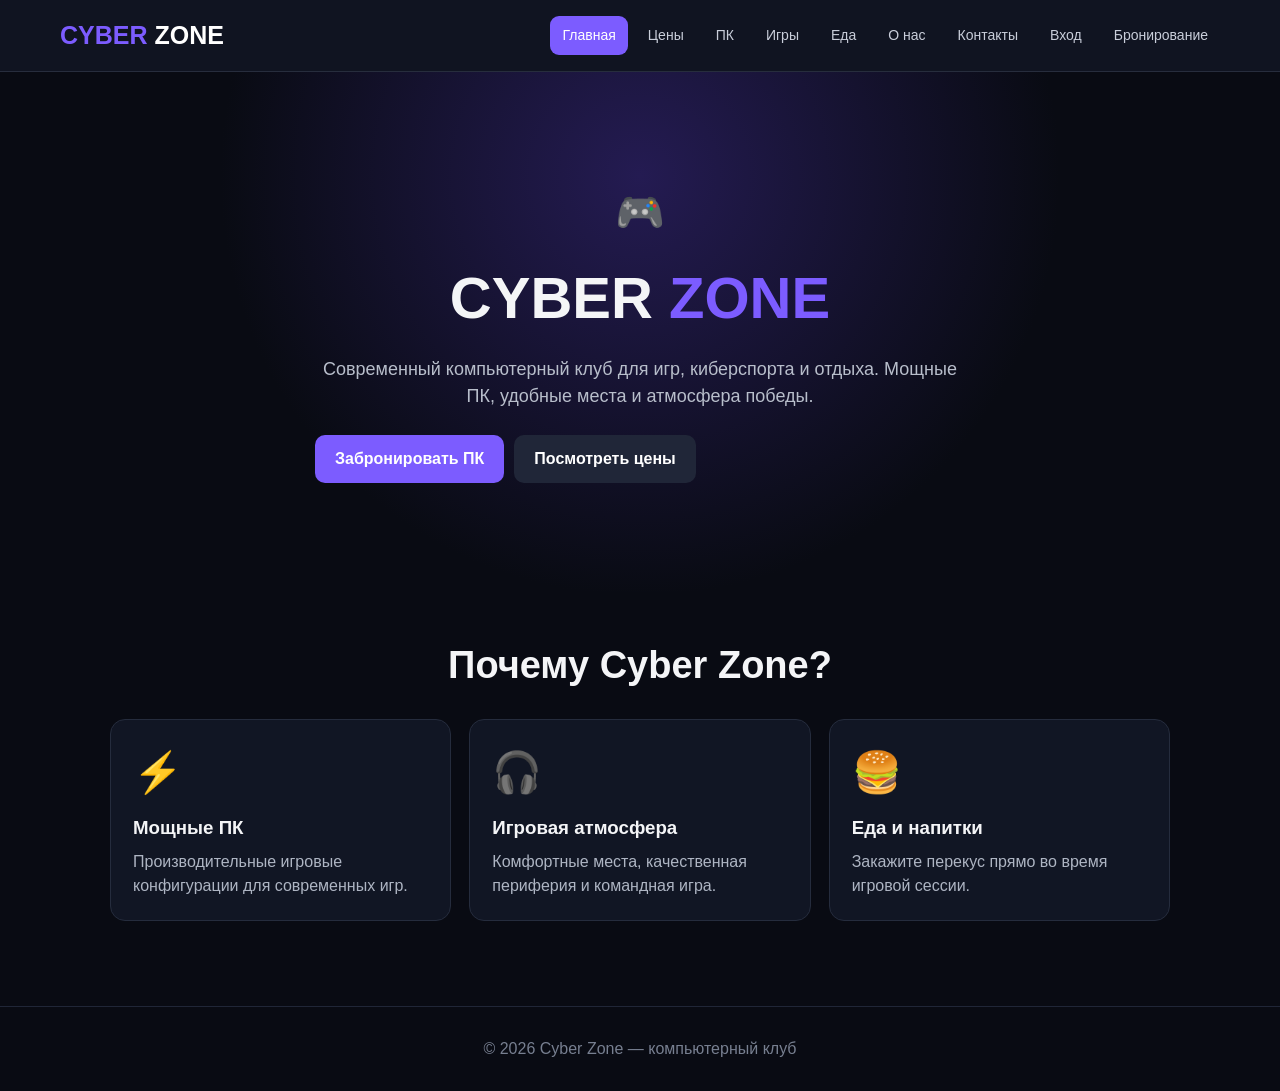
<file: index.html>
<!DOCTYPE html>
<html lang="ru"><head><meta charset="UTF-8"><meta name="viewport" content="width=device-width,initial-scale=1.0">
<title>Главная — Cyber Zone</title><link rel="stylesheet" href="style.css"><script src="script.js"></script></head>
<body><header><div class="nav"><a class="logo" href="index.html">CYBER <span>ZONE</span></a><nav><a class="active" href="index.html">Главная</a><a class="" href="prices.html">Цены</a><a class="" href="pc.html">ПК</a><a class="" href="games.html">Игры</a><a class="" href="food.html">Еда</a><a class="" href="about.html">О нас</a><a class="" href="contacts.html">Контакты</a><a class="" href="login.html">Вход</a><a class="" href="booking.html">Бронирование</a></nav></div></header>
<main><section class="hero"><div><div class="icon">🎮</div><h1>CYBER <span>ZONE</span></h1><p>Современный компьютерный клуб для игр, киберспорта и отдыха. Мощные ПК, удобные места и атмосфера победы.</p><div class="actions"><a class="btn" href="booking.html">Забронировать ПК</a><a class="btn secondary" href="prices.html">Посмотреть цены</a></div></div></section>
<section class="container"><h2 class="page-title">Почему Cyber Zone?</h2><div class="grid">
<div class="card"><div class="icon">⚡</div><h3>Мощные ПК</h3><p>Производительные игровые конфигурации для современных игр.</p></div>
<div class="card"><div class="icon">🎧</div><h3>Игровая атмосфера</h3><p>Комфортные места, качественная периферия и командная игра.</p></div>
<div class="card"><div class="icon">🍔</div><h3>Еда и напитки</h3><p>Закажите перекус прямо во время игровой сессии.</p></div></div></section></main><footer>© 2026 Cyber Zone — компьютерный клуб</footer></body></html>
</file>
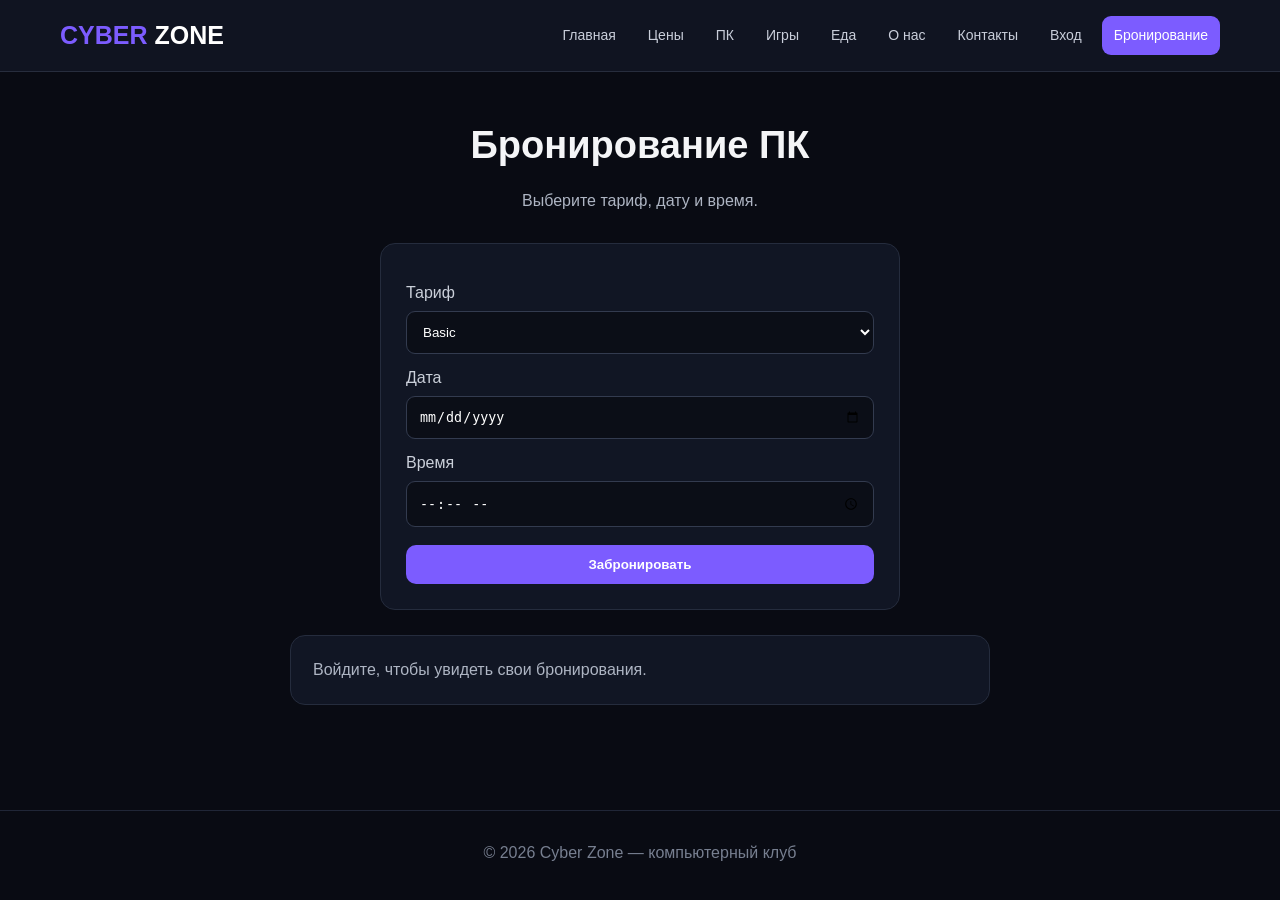
<file: booking.html>
<!DOCTYPE html>
<html lang="ru">
<head>
<meta charset="UTF-8">
<meta name="viewport" content="width=device-width,initial-scale=1.0">
<title>Бронирование — Cyber Zone</title>
<meta name="robots" content="noindex, nofollow">
<link rel="stylesheet" href="style.css">
<script src="script.js" defer></script>
</head>
<body>
<header><div class="nav"><a class="logo" href="index.html">CYBER <span>ZONE</span></a><nav><a href="index.html">Главная</a><a href="prices.html">Цены</a><a href="pc.html">ПК</a><a href="games.html">Игры</a><a href="food.html">Еда</a><a href="about.html">О нас</a><a href="contacts.html">Контакты</a><a href="login.html">Вход</a><a class="active" href="booking.html">Бронирование</a></nav></div></header>
<main><div class="container"><h1 class="page-title">Бронирование ПК</h1><p class="subtitle">Выберите тариф, дату и время.</p>
<div class="form"><label>Тариф</label><select id="tariff"><option>Basic</option><option>Pro</option><option>Ultra</option><option>VIP</option></select>
<label>Дата</label><input id="date" type="date"><label>Время</label><input id="time" type="time"><button class="btn" onclick="book()">Забронировать</button></div>
<div id="myBookings" class="card booking-box"></div></div><script>
function book(){
 if(!requireLogin())return;
 const tariff=document.getElementById('tariff').value;
 const date=document.getElementById('date').value;
 const time=document.getElementById('time').value;
 if(!date||!time){alert('Выберите дату и время');return}
 const selected=new Date(date+'T'+time);
 if(isNaN(selected.getTime())||selected<=new Date()){alert('Нельзя бронировать прошедшее время.');return}
 let x=getBookings();
 const conflict=x.some(b=>b.date===date&&b.time===time);
 if(conflict){alert('Это время уже занято. Выберите другое.');return}
 x.push({user:currentUser(),tariff,date,time});saveBookings(x);
 alert('Бронирование успешно сохранено!');renderBookings();
}
function renderBookings(){
 const box=document.getElementById('myBookings');if(!box)return;
 if(!currentUser()){box.innerHTML='<p>Войдите, чтобы увидеть свои бронирования.</p>';return}
 const x=getBookings().filter(b=>b.user===currentUser());
 box.innerHTML='<h2>Мои бронирования</h2>'+(x.length?x.map(b=>`<div class="notice">${b.tariff} — ${b.date} в ${b.time}</div>`).join(''):'<p class="subtitle">Бронирований пока нет.</p>');
}
document.addEventListener('DOMContentLoaded',()=>{
 const d=document.getElementById('date'); if(d)d.min=new Date().toISOString().split('T')[0];
 renderBookings();
});
</script></main>
<footer>© 2026 Cyber Zone — компьютерный клуб</footer>
</body></html>
</file>
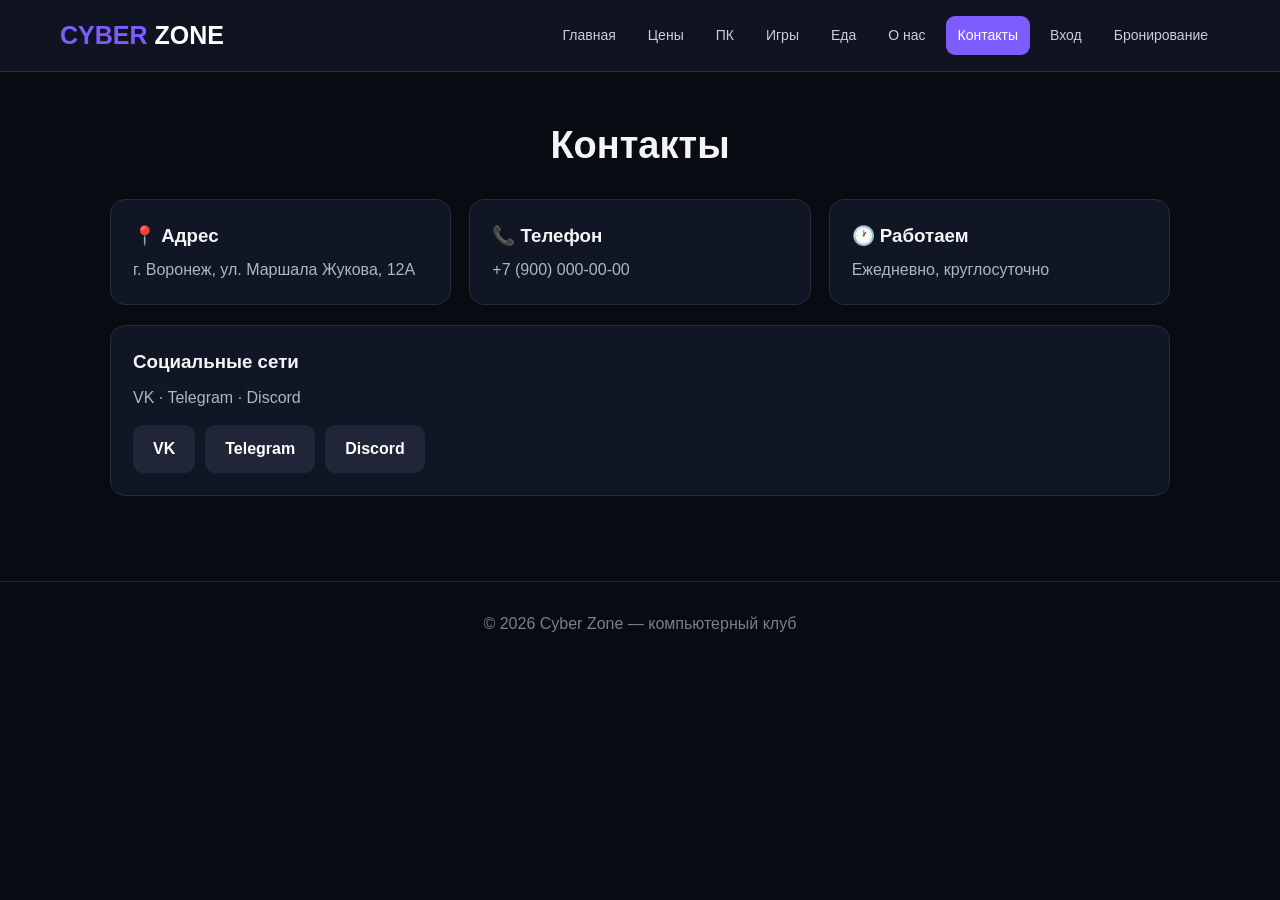
<file: contacts.html>
<!DOCTYPE html>
<html lang="ru">
<head>
<meta charset="UTF-8">
<meta name="viewport" content="width=device-width,initial-scale=1.0">
<title>Контакты Cyber Zone — адрес, телефон, соцсети</title>
<meta name="description" content="Контакты Cyber Zone: г. Воронеж, ул. Маршала Жукова, 12А. Работаем круглосуточно. VK, Telegram, Discord.">
<meta name="robots" content="index, follow">
<link rel="canonical" href="https://jenya321223.github.io/cf/contacts.html">
<meta property="og:title" content="Контакты Cyber Zone">
<meta property="og:description" content="Адрес: г. Воронеж, ул. Маршала Жукова, 12А. Круглосуточно.">
<meta property="og:type" content="website">
<meta property="og:url" content="https://jenya321223.github.io/cf/contacts.html">
<link rel="stylesheet" href="style.css">
<script src="script.js" defer></script>
</head>
<body>
<header><div class="nav"><a class="logo" href="index.html">CYBER <span>ZONE</span></a><nav><a href="index.html">Главная</a><a href="prices.html">Цены</a><a href="pc.html">ПК</a><a href="games.html">Игры</a><a href="food.html">Еда</a><a href="about.html">О нас</a><a class="active" href="contacts.html">Контакты</a><a href="login.html">Вход</a><a href="booking.html">Бронирование</a></nav></div></header>
<main><div class="container"><h1 class="page-title">Контакты</h1><div class="grid">
<div class="card"><h3>📍 Адрес</h3><p>г. Воронеж, ул. Маршала Жукова, 12А</p></div>
<div class="card"><h3>📞 Телефон</h3><p>+7 (900) 000-00-00</p></div>
<div class="card"><h3>🕐 Работаем</h3><p>Ежедневно, круглосуточно</p></div></div>
<div class="card mt-20"><h3>Социальные сети</h3><p class="mt-10">VK · Telegram · Discord</p><div class="actions"><a class="btn secondary" href="#">VK</a><a class="btn secondary" href="#">Telegram</a><a class="btn secondary" href="#">Discord</a></div></div></div></main>
<footer>© 2026 Cyber Zone — компьютерный клуб</footer>
</body></html>
</file>
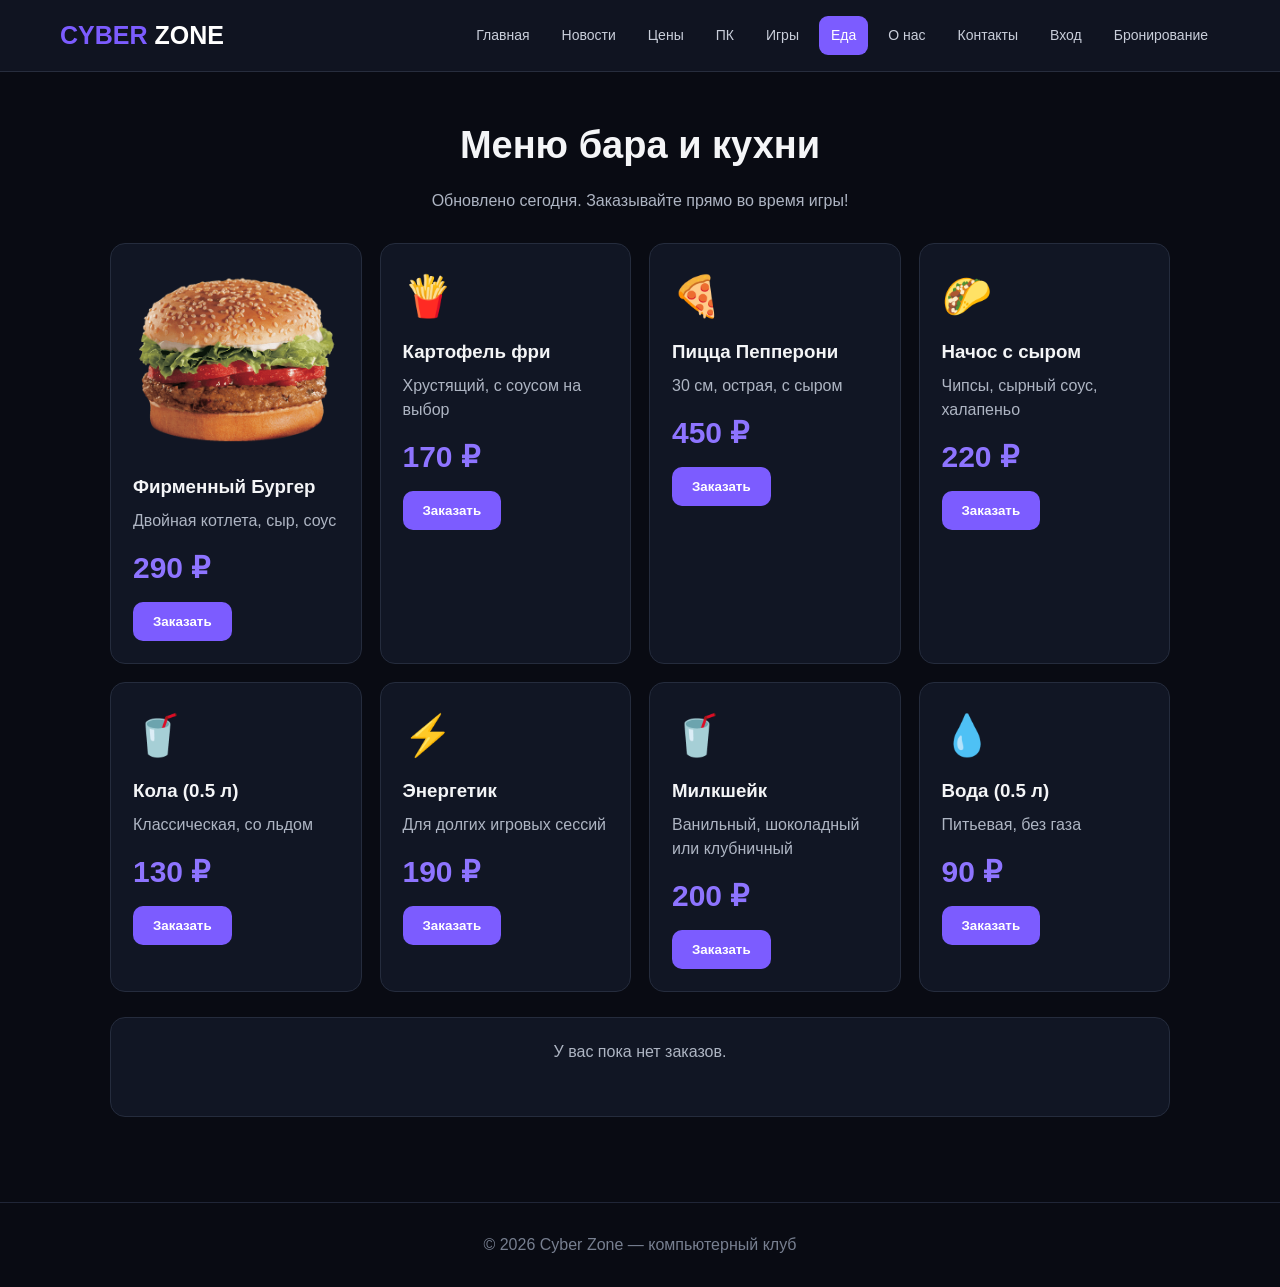
<file: food.html>
<!DOCTYPE html>
<html lang="ru">
<head>
<meta charset="UTF-8">
<meta name="viewport" content="width=device-width,initial-scale=1.0">
<title>Меню еды и напитков в Cyber Zone — заказ во время игры</title>
<meta name="description" content="Обновленное меню бара Cyber Zone: сочные бургеры, пицца, начос, картофель фри, кола, энергетики и милкшейки. Заказ прямо за игровым ПК.">
<meta name="robots" content="index, follow">
<link rel="canonical" href="https://jenya321223.github.io/cf/food.html">
<meta property="og:title" content="Меню еды и напитков в Cyber Zone">
<meta property="og:description" content="Бургеры, пицца, начос и напитки. Заказ прямо во время игры.">
<meta property="og:type" content="website">
<meta property="og:url" content="https://jenya321223.github.io/cf/food.html">
<link rel="stylesheet" href="style.css">
<script src="script.js" defer></script>
</head>
<body>
<header>
  <div class="nav">
    <a class="logo" href="index.html">CYBER <span>ZONE</span></a>
    <nav>
      <a href="index.html">Главная</a>
      <a href="news.html">Новости</a>
      <a href="prices.html">Цены</a>
      <a href="pc.html">ПК</a>
      <a href="games.html">Игры</a>
      <a class="active" href="food.html">Еда</a>
      <a href="about.html">О нас</a>
      <a href="contacts.html">Контакты</a>
      <a href="login.html">Вход</a>
      <a href="booking.html">Бронирование</a>
    </nav>
  </div>
</header>
<main>
  <div class="container">
    <h1 class="page-title">Меню бара и кухни</h1>
    <p class="subtitle">Обновлено сегодня. Заказывайте прямо во время игры!</p>
    
    <div class="grid">
      <!-- Бургер с ОПТИМИЗИРОВАННОЙ КАРТИНКОЙ -->
      <div class="card">
        <!-- Вставь картинку burger.jpg в репозиторий! -->
        <img src="burger.png" alt="Сочный фирменный бургер с котлетой и сыром" title="Фирменный бургер" style="width:100%; border-radius:10px; margin-bottom:15px;">
        <h3>Фирменный Бургер</h3>
        <p>Двойная котлета, сыр, соус</p>
        <div class="price">290 ₽</div>
        <button class="btn" onclick="orderFood('Фирменный Бургер',290)">Заказать</button>
      </div>
      
      <!-- Картошка -->
      <div class="card">
        <div class="icon">🍟</div>
        <h3>Картофель фри</h3>
        <p>Хрустящий, с соусом на выбор</p>
        <div class="price">170 ₽</div>
        <button class="btn" onclick="orderFood('Картофель фри',170)">Заказать</button>
      </div>
      
      <!-- Пицца -->
      <div class="card">
        <div class="icon">🍕</div>
        <h3>Пицца Пепперони</h3>
        <p>30 см, острая, с сыром</p>
        <div class="price">450 ₽</div>
        <button class="btn" onclick="orderFood('Пицца Пепперони',450)">Заказать</button>
      </div>

      <!-- НОВОЕ БЛЮДО 1: Начос -->
      <div class="card">
        <div class="icon">🌮</div>
        <h3>Начос с сыром</h3>
        <p>Чипсы, сырный соус, халапеньо</p>
        <div class="price">220 ₽</div>
        <button class="btn" onclick="orderFood('Начос с сыром',220)">Заказать</button>
      </div>
      
      <!-- Кола -->
      <div class="card">
        <div class="icon">🥤</div>
        <h3>Кола (0.5 л)</h3>
        <p>Классическая, со льдом</p>
        <div class="price">130 ₽</div>
        <button class="btn" onclick="orderFood('Кола',130)">Заказать</button>
      </div>
      
      <!-- Энергетик -->
      <div class="card">
        <div class="icon">⚡</div>
        <h3>Энергетик</h3>
        <p>Для долгих игровых сессий</p>
        <div class="price">190 ₽</div>
        <button class="btn" onclick="orderFood('Энергетик',190)">Заказать</button>
      </div>

      <!-- НОВОЕ БЛЮДО 2: Милкшейк -->
      <div class="card">
        <div class="icon">🥤</div>
        <h3>Милкшейк</h3>
        <p>Ванильный, шоколадный или клубничный</p>
        <div class="price">200 ₽</div>
        <button class="btn" onclick="orderFood('Милкшейк',200)">Заказать</button>
      </div>

      <!-- Вода -->
      <div class="card">
        <div class="icon">💧</div>
        <h3>Вода (0.5 л)</h3>
        <p>Питьевая, без газа</p>
        <div class="price">90 ₽</div>
        <button class="btn" onclick="orderFood('Вода',90)">Заказать</button>
      </div>
    </div>
    
    <div id="orders" class="card mt-25"></div>
  </div>
  
  <script>
    function orderFood(name,price){
      if(!requireLogin())return;
      let x=getOrders(); 
      x.push({
        user:currentUser(),
        item:name,
        price:Number(price),
        time:new Date().toLocaleString('ru-RU')
      }); 
      saveOrders(x);
      alert('Заказ добавлен: '+name);
      renderOrders();
    }
    function renderOrders(){
      const box=document.getElementById('orders'); if(!box)return;
      const x=getOrders().filter(o=>o.user===currentUser());
      box.innerHTML=x.length?'<h2>Мои заказы</h2>'+x.map((o,i)=>`<div class="notice">${o.item} — ${o.price} ₽ <small>${o.time}</small></div>`).join(''):'<p class="subtitle">У вас пока нет заказов.</p>';
    }
    document.addEventListener('DOMContentLoaded',renderOrders);
  </script>
</main>
<footer>© 2026 Cyber Zone — компьютерный клуб</footer>
</body>
</html>
</file>
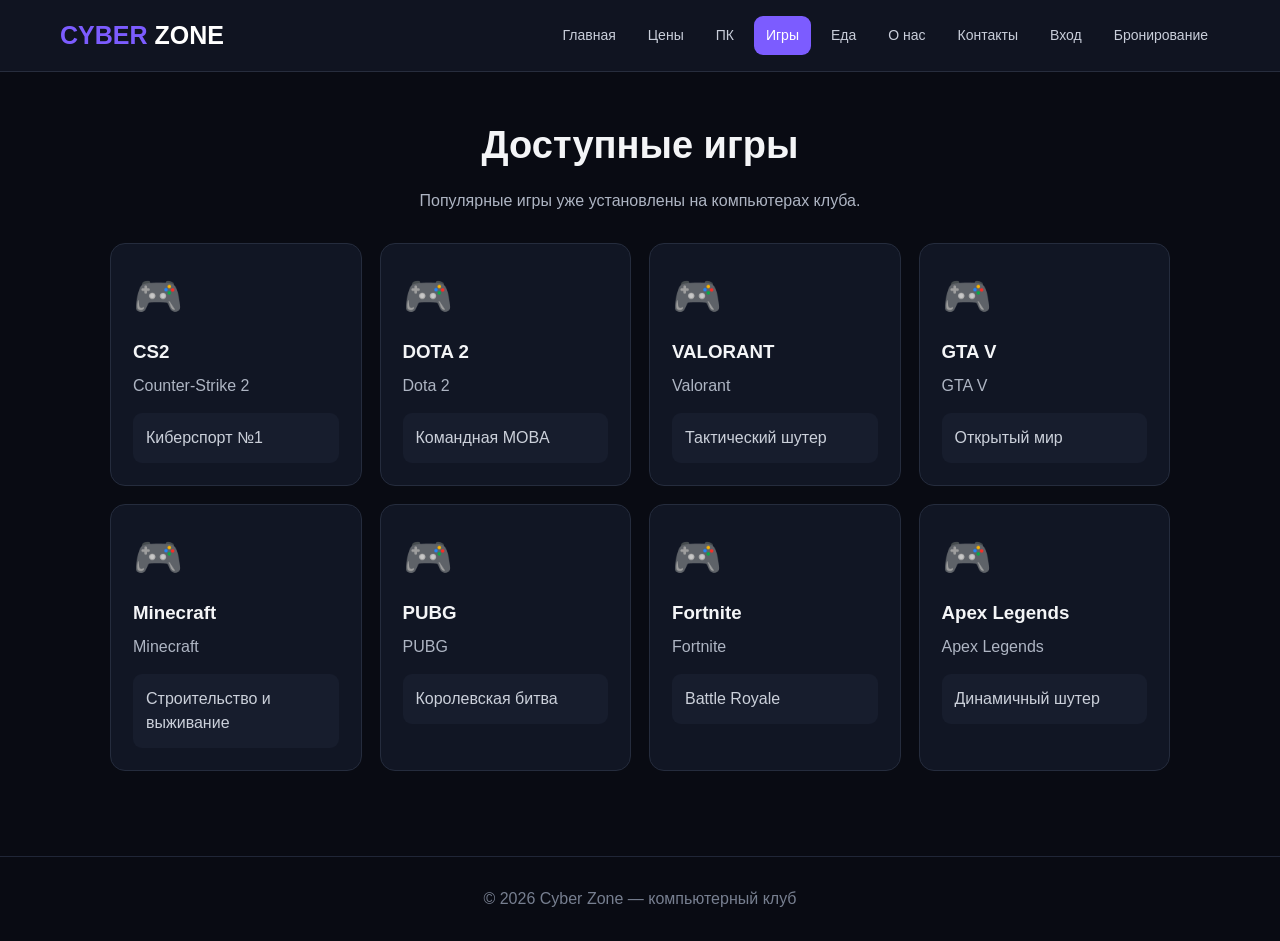
<file: games.html>
<!DOCTYPE html>
<html lang="ru">
<head>
<meta charset="UTF-8">
<meta name="viewport" content="width=device-width,initial-scale=1.0">
<title>Игры в Cyber Zone — CS2, Dota 2, Valorant, GTA V</title>
<meta name="description" content="Игры в Cyber Zone: CS2, Dota 2, Valorant, GTA V, Minecraft, PUBG, Fortnite, Apex Legends. Всё уже установлено.">
<meta name="robots" content="index, follow">
<link rel="canonical" href="https://jenya321223.github.io/cf/games.html">
<meta property="og:title" content="Игры в Cyber Zone">
<meta property="og:description" content="CS2, Dota 2, Valorant, GTA V и другие популярные игры.">
<meta property="og:type" content="website">
<meta property="og:url" content="https://jenya321223.github.io/cf/games.html">
<link rel="stylesheet" href="style.css">
<script src="script.js" defer></script>
</head>
<body>
<header><div class="nav"><a class="logo" href="index.html">CYBER <span>ZONE</span></a><nav><a href="index.html">Главная</a><a href="prices.html">Цены</a><a href="pc.html">ПК</a><a class="active" href="games.html">Игры</a><a href="food.html">Еда</a><a href="about.html">О нас</a><a href="contacts.html">Контакты</a><a href="login.html">Вход</a><a href="booking.html">Бронирование</a></nav></div></header>
<main><div class="container"><h1 class="page-title">Доступные игры</h1><p class="subtitle">Популярные игры уже установлены на компьютерах клуба.</p><div class="grid"><div class="card"><div class="icon">🎮</div><h3>CS2</h3><p>Counter-Strike 2</p><div class="notice">Киберспорт №1</div></div><div class="card"><div class="icon">🎮</div><h3>DOTA 2</h3><p>Dota 2</p><div class="notice">Командная MOBA</div></div><div class="card"><div class="icon">🎮</div><h3>VALORANT</h3><p>Valorant</p><div class="notice">Тактический шутер</div></div><div class="card"><div class="icon">🎮</div><h3>GTA V</h3><p>GTA V</p><div class="notice">Открытый мир</div></div><div class="card"><div class="icon">🎮</div><h3>Minecraft</h3><p>Minecraft</p><div class="notice">Строительство и выживание</div></div><div class="card"><div class="icon">🎮</div><h3>PUBG</h3><p>PUBG</p><div class="notice">Королевская битва</div></div><div class="card"><div class="icon">🎮</div><h3>Fortnite</h3><p>Fortnite</p><div class="notice">Battle Royale</div></div><div class="card"><div class="icon">🎮</div><h3>Apex Legends</h3><p>Apex Legends</p><div class="notice">Динамичный шутер</div></div></div></div></main>
<footer>© 2026 Cyber Zone — компьютерный клуб</footer>
</body></html>
</file>
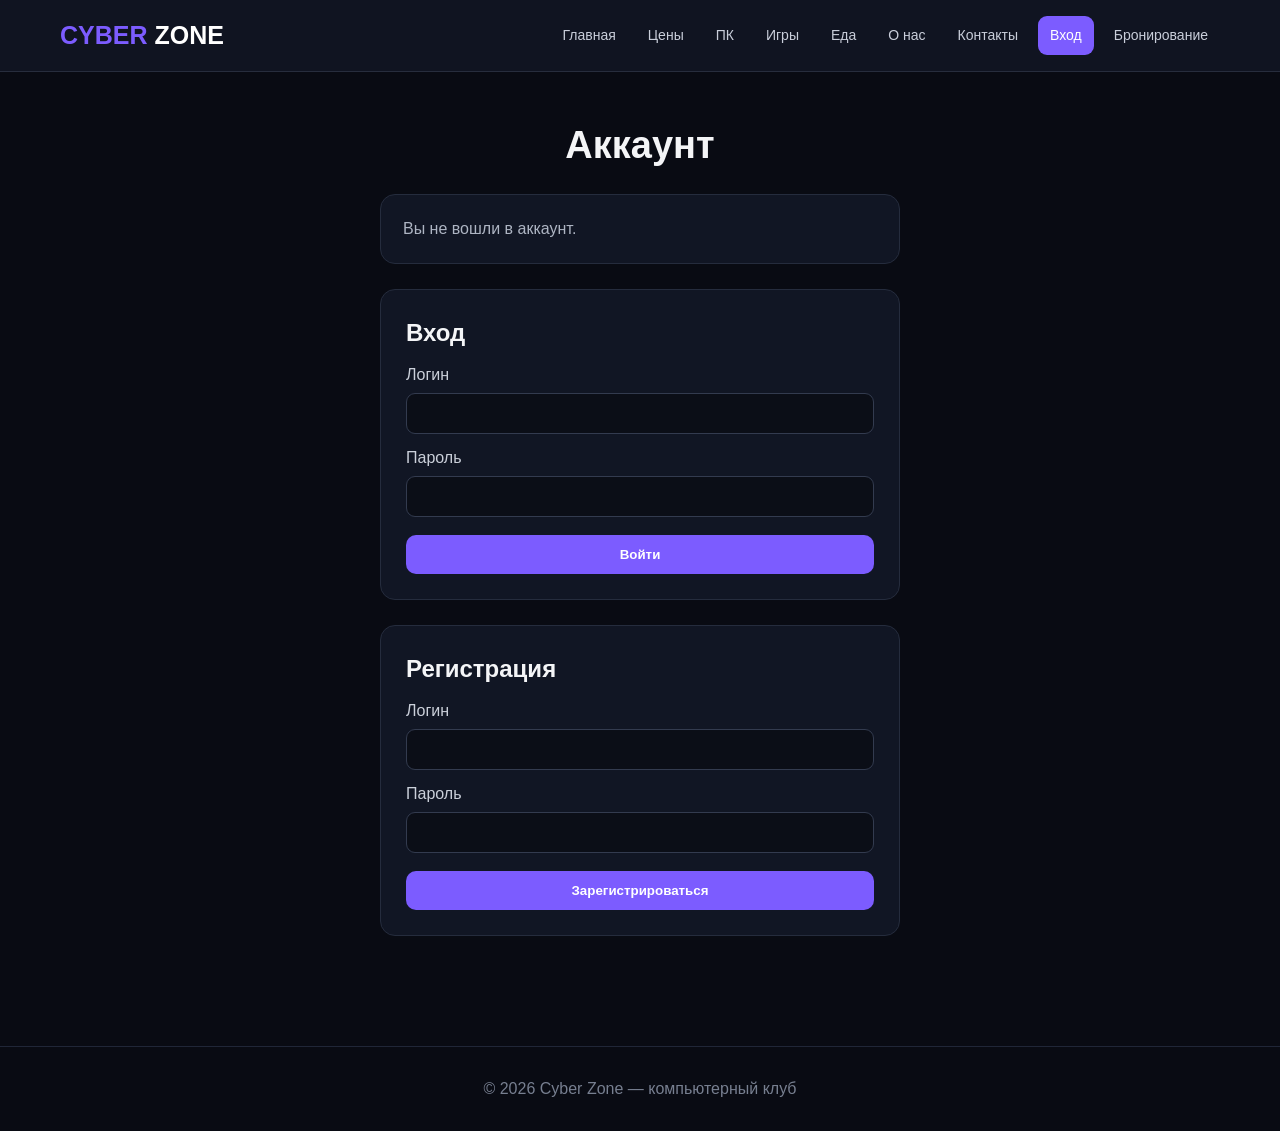
<file: login.html>
<!DOCTYPE html>
<html lang="ru">
<head>
<meta charset="UTF-8">
<meta name="viewport" content="width=device-width,initial-scale=1.0">
<title>Вход — Cyber Zone</title>
<meta name="robots" content="noindex, nofollow">
<link rel="stylesheet" href="style.css">
<script src="script.js" defer></script>
</head>
<body>
<header><div class="nav"><a class="logo" href="index.html">CYBER <span>ZONE</span></a><nav><a href="index.html">Главная</a><a href="prices.html">Цены</a><a href="pc.html">ПК</a><a href="games.html">Игры</a><a href="food.html">Еда</a><a href="about.html">О нас</a><a href="contacts.html">Контакты</a><a class="active" href="login.html">Вход</a><a href="booking.html">Бронирование</a></nav></div></header>
<main><div class="container"><h1 class="page-title">Аккаунт</h1>
<div id="account" class="card account-box"></div>
<div class="form"><h2>Вход</h2><label>Логин</label><input id="loginUser"><label>Пароль</label><input id="loginPass" type="password"><button class="btn" onclick="loginUser()">Войти</button></div>
<div class="form"><h2>Регистрация</h2><label>Логин</label><input id="regUser"><label>Пароль</label><input id="regPass" type="password"><button class="btn" onclick="registerUser()">Зарегистрироваться</button></div></div>
<script>
function registerUser(){
 const u=document.getElementById('regUser').value.trim(),p=document.getElementById('regPass').value;
 if(!u||!p){alert('Заполните логин и пароль');return}
 // НОВАЯ ПРОВЕРКА БЕЗОПАСНОСТИ (пароль от 6 символов)
 if(p.length < 6) { alert('Ошибка безопасности: Пароль должен быть не менее 6 символов!'); return; }
 
 let users=getUsers();
 if(users.some(x=>x.u===u)){alert('Такой пользователь уже существует');return}
 users.push({u,p});saveUsers(users);setCurrentUser(u);alert('Регистрация успешна!');location.href='index.html';
}
function loginUser(){
 const u=document.getElementById('loginUser').value.trim(),p=document.getElementById('loginPass').value;
 const ok=getUsers().find(x=>x.u===u&&x.p===p);
 if(!ok){alert('Неверный логин или пароль');return}
 setCurrentUser(u);location.href='index.html';
}
function renderAccount(){
 const box=document.getElementById('account');
 const u=currentUser();
 if(!u){box.innerHTML='<p>Вы не вошли в аккаунт.</p>';return}
 const b=getBookings().filter(x=>x.user===u),o=getOrders().filter(x=>x.user===u);
 box.innerHTML=`<h2>Личный кабинет</h2><p class="mt-10">Пользователь: <b>${u}</b></p><div class="notice">Бронирований: ${b.length} · Заказов еды: ${o.length}</div><button class="btn danger mt-15" onclick="logout()">Выйти</button>`;
}
document.addEventListener('DOMContentLoaded',renderAccount);
</script></main>
<footer>© 2026 Cyber Zone — компьютерный клуб</footer>
</body></html>
</file>
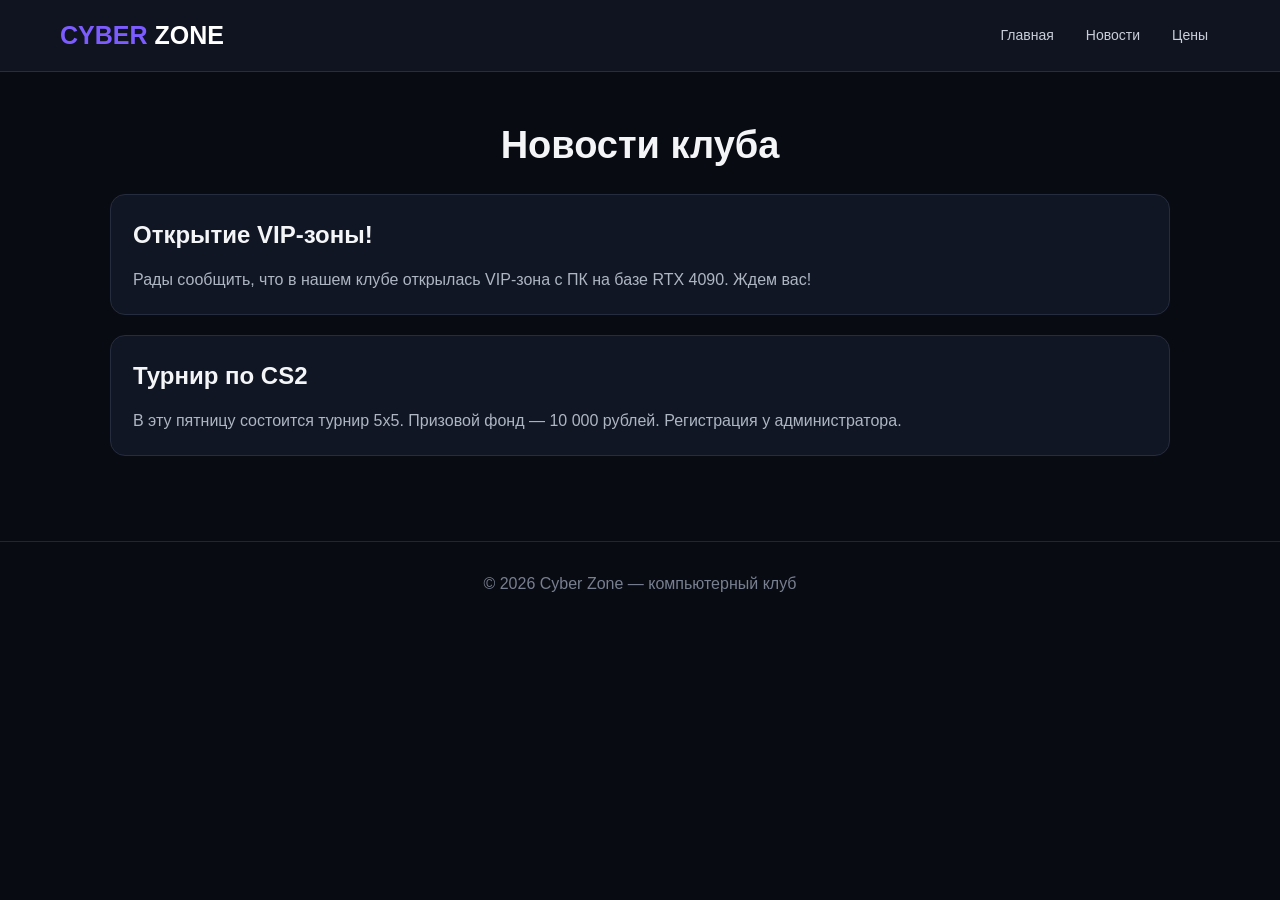
<file: news.html>
<!DOCTYPE html>
<html lang="ru">
<head>
<meta charset="UTF-8"><title>Новости — Cyber Zone</title><link rel="stylesheet" href="style.css">
</head>
<body>
<header><div class="nav"><a class="logo" href="index.html">CYBER <span>ZONE</span></a><nav><a href="index.html">Главная</a><a href="news.html">Новости</a><a href="prices.html">Цены</a></nav></div></header>
<main><div class="container">
<h1 class="page-title">Новости клуба</h1>
<div class="card mt-20">
    <h2>Открытие VIP-зоны!</h2>
    <p class="mt-15">Рады сообщить, что в нашем клубе открылась VIP-зона с ПК на базе RTX 4090. Ждем вас!</p>
</div>
<div class="card mt-20">
    <h2>Турнир по CS2</h2>
    <p class="mt-15">В эту пятницу состоится турнир 5х5. Призовой фонд — 10 000 рублей. Регистрация у администратора.</p>
</div>
</div></main><footer>© 2026 Cyber Zone — компьютерный клуб</footer>
</body></html>
</file>
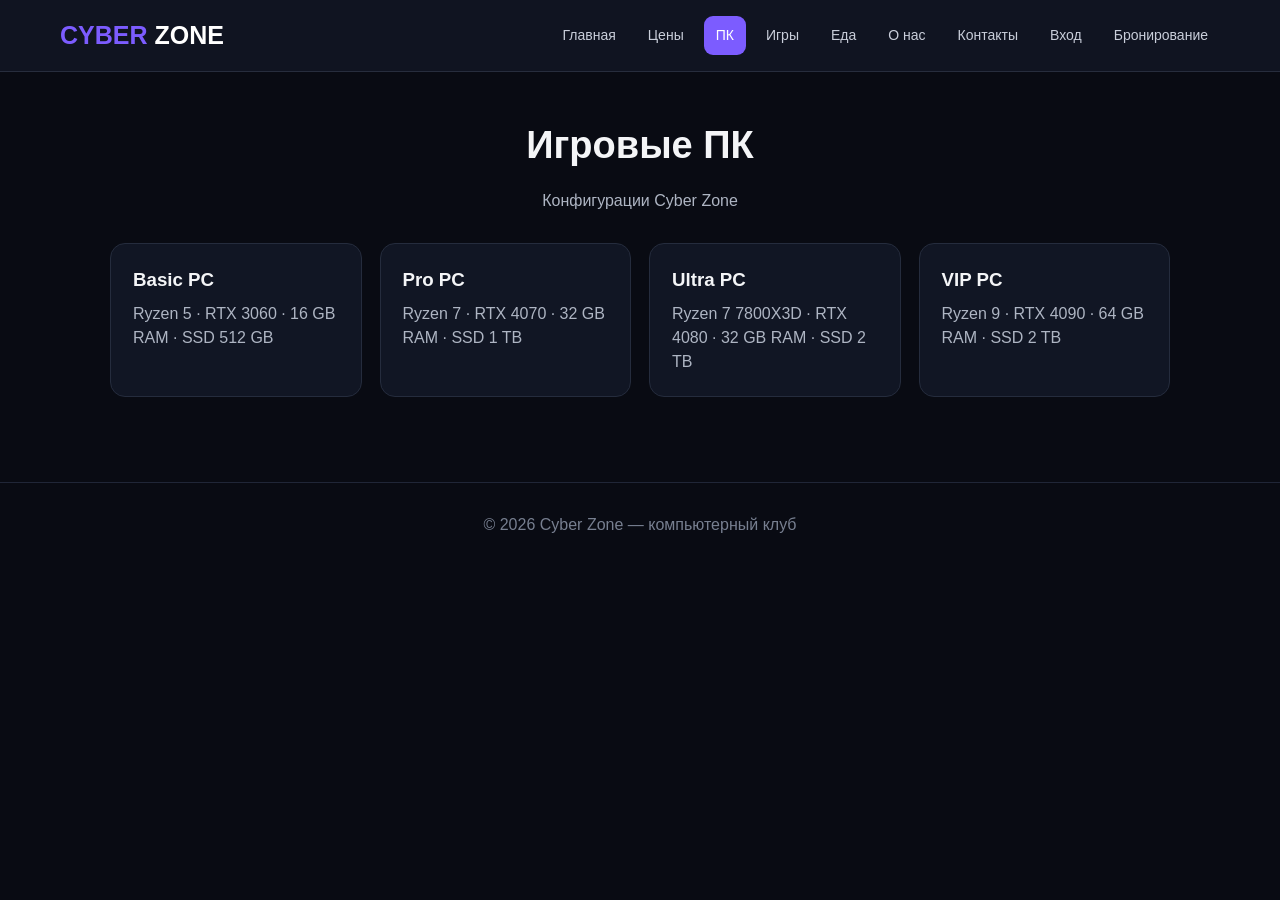
<file: pc.html>
<!DOCTYPE html>
<html lang="ru">
<head>
<meta charset="UTF-8">
<meta name="viewport" content="width=device-width,initial-scale=1.0">
<title>Игровые ПК в Cyber Zone — конфигурации Basic, Pro, Ultra, VIP</title>
<meta name="description" content="Игровые ПК в Cyber Zone: Ryzen 5–9, RTX 3060–4090, 16–64 GB RAM. Выбери свою конфигурацию.">
<meta name="robots" content="index, follow">
<link rel="canonical" href="https://jenya321223.github.io/cf/pc.html">
<meta property="og:title" content="Игровые ПК в Cyber Zone">
<meta property="og:description" content="Конфигурации Basic, Pro, Ultra, VIP. Мощные комплектующие.">
<meta property="og:type" content="website">
<meta property="og:url" content="https://jenya321223.github.io/cf/pc.html">
<link rel="stylesheet" href="style.css">
<script src="script.js" defer></script>
</head>
<body>
<header><div class="nav"><a class="logo" href="index.html">CYBER <span>ZONE</span></a><nav><a href="index.html">Главная</a><a href="prices.html">Цены</a><a class="active" href="pc.html">ПК</a><a href="games.html">Игры</a><a href="food.html">Еда</a><a href="about.html">О нас</a><a href="contacts.html">Контакты</a><a href="login.html">Вход</a><a href="booking.html">Бронирование</a></nav></div></header>
<main><div class="container"><h1 class="page-title">Игровые ПК</h1><p class="subtitle">Конфигурации Cyber Zone</p><div class="grid">
<div class="card"><h3>Basic PC</h3><p>Ryzen 5 · RTX 3060 · 16 GB RAM · SSD 512 GB</p></div>
<div class="card"><h3>Pro PC</h3><p>Ryzen 7 · RTX 4070 · 32 GB RAM · SSD 1 TB</p></div>
<div class="card"><h3>Ultra PC</h3><p>Ryzen 7 7800X3D · RTX 4080 · 32 GB RAM · SSD 2 TB</p></div>
<div class="card"><h3>VIP PC</h3><p>Ryzen 9 · RTX 4090 · 64 GB RAM · SSD 2 TB</p></div></div></div></main>
<footer>© 2026 Cyber Zone — компьютерный клуб</footer>
</body></html>
</file>
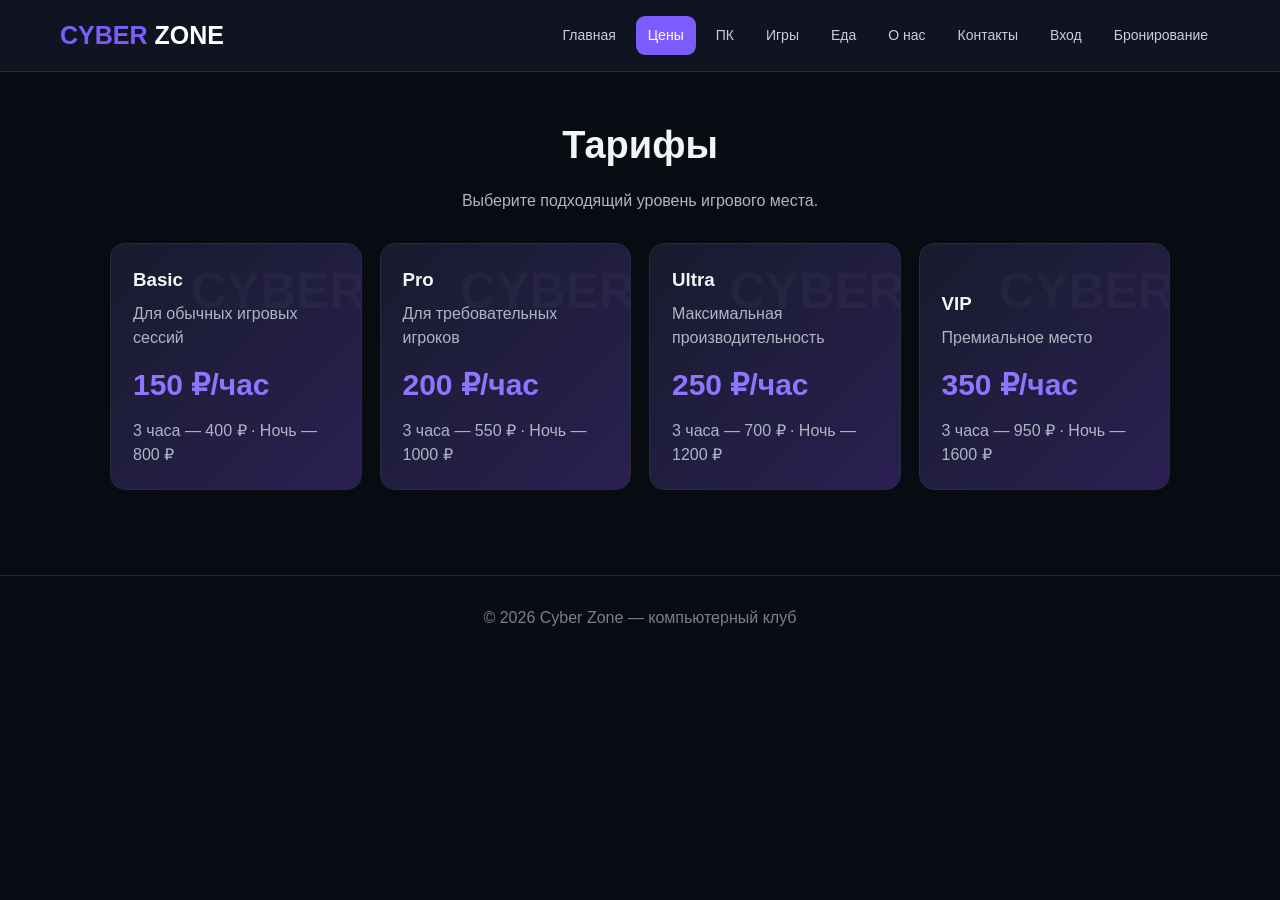
<file: prices.html>
<!DOCTYPE html>
<html lang="ru">
<head>
<meta charset="UTF-8">
<meta name="viewport" content="width=device-width,initial-scale=1.0">
<title>Цены на игровые ПК в Cyber Zone — тарифы от 150 ₽/час</title>
<meta name="description" content="Цены на игровые ПК в Cyber Zone: Basic от 150 ₽/час, Pro от 200 ₽/час, Ultra от 250 ₽/час, VIP от 350 ₽/час. Бронируй онлайн!">
<meta name="robots" content="index, follow">
<link rel="canonical" href="https://jenya321223.github.io/cf/prices.html">
<meta property="og:title" content="Цены на игровые ПК в Cyber Zone">
<meta property="og:description" content="Тарифы Basic, Pro, Ultra, VIP. Бронируй онлайн!">
<meta property="og:type" content="website">
<meta property="og:url" content="https://jenya321223.github.io/cf/prices.html">
<link rel="stylesheet" href="style.css">
<script src="script.js" defer></script>
</head>
<body>
<header><div class="nav"><a class="logo" href="index.html">CYBER <span>ZONE</span></a><nav><a href="index.html">Главная</a><a class="active" href="prices.html">Цены</a><a href="pc.html">ПК</a><a href="games.html">Игры</a><a href="food.html">Еда</a><a href="about.html">О нас</a><a href="contacts.html">Контакты</a><a href="login.html">Вход</a><a href="booking.html">Бронирование</a></nav></div></header>
<main><div class="container"><h1 class="page-title">Тарифы</h1><p class="subtitle">Выберите подходящий уровень игрового места.</p><div class="grid">
<div class="card tariff"><h3>Basic</h3><p>Для обычных игровых сессий</p><div class="price">150 ₽/час</div><p>3 часа — 400 ₽ · Ночь — 800 ₽</p></div>
<div class="card tariff"><h3>Pro</h3><p>Для требовательных игроков</p><div class="price">200 ₽/час</div><p>3 часа — 550 ₽ · Ночь — 1000 ₽</p></div>
<div class="card tariff"><h3>Ultra</h3><p>Максимальная производительность</p><div class="price">250 ₽/час</div><p>3 часа — 700 ₽ · Ночь — 1200 ₽</p></div>
<div class="card tariff"><h3>VIP</h3><p>Премиальное место</p><div class="price">350 ₽/час</div><p>3 часа — 950 ₽ · Ночь — 1600 ₽</p></div></div></div></main>
<footer>© 2026 Cyber Zone — компьютерный клуб</footer>
</body></html>
</file>
<file: style.css>
*{box-sizing:border-box;margin:0;padding:0}
body{font-family:Arial,sans-serif;background:#090b13;color:#f4f5f7;line-height:1.5}
a{text-decoration:none;color:inherit}
header{background:#101421;border-bottom:1px solid #272d3d;position:sticky;top:0;z-index:10}
.nav{max-width:1200px;margin:auto;display:flex;align-items:center;justify-content:space-between;padding:16px 20px;gap:20px}
.logo{font-size:25px;font-weight:800;color:#7c5cff}
.logo span{color:#fff}
nav{display:flex;flex-wrap:wrap;gap:8px;justify-content:flex-end}
nav a{padding:9px 12px;border-radius:9px;color:#c9ceda;font-size:14px}
nav a:hover,nav a.active{background:#7c5cff;color:#fff}
.container{max-width:1100px;margin:auto;padding:45px 20px}
.hero{min-height:520px;display:flex;align-items:center;justify-content:center;text-align:center;background:radial-gradient(circle at 50% 20%,#241b52 0,#090b13 55%)}
.hero h1{font-size:58px;margin-bottom:15px}
.hero h1 span{color:#7c5cff}
.hero p{max-width:650px;margin:0 auto 25px;color:#b8becb;font-size:18px}
.btn{display:inline-block;border:0;border-radius:10px;padding:12px 20px;background:#7c5cff;color:#fff;cursor:pointer;font-weight:700}
.btn:hover{background:#6848ef}
.btn.secondary{background:#202638}
.btn.danger{background:#d04455}
.grid{display:grid;grid-template-columns:repeat(auto-fit,minmax(220px,1fr));gap:18px;margin-top:25px}
.card{background:#111624;border:1px solid #252c3d;border-radius:15px;padding:22px}
.card h3{margin-bottom:8px}
.card p{color:#aeb5c3}
.price{font-size:30px;color:#8e74ff;font-weight:800;margin:12px 0}
.page-title{text-align:center;margin-bottom:15px;font-size:38px}
.subtitle{text-align:center;color:#aeb5c3;margin-bottom:30px}
.form{max-width:520px;margin:25px auto;background:#111624;border:1px solid #252c3d;padding:25px;border-radius:15px}
label{display:block;margin:12px 0 6px;color:#cbd0da}
input,select,textarea{width:100%;padding:12px;border-radius:9px;border:1px solid #333b4f;background:#0b0e17;color:#fff}
.form .btn{margin-top:18px;width:100%}
.notice{padding:13px;border-radius:9px;background:#171d2d;margin-top:15px;color:#cbd0da}
.hidden{display:none!important}
table{width:100%;border-collapse:collapse;margin-top:20px;background:#111624;border-radius:12px;overflow:hidden}
th,td{padding:12px;border-bottom:1px solid #272e40;text-align:left}
th{color:#a995ff}
footer{text-align:center;padding:30px;color:#777f90;border-top:1px solid #202637;margin-top:40px}
.tariff{min-height:160px;display:flex;flex-direction:column;justify-content:flex-end;background:linear-gradient(135deg,#171b2d,#2b2052);position:relative;overflow:hidden}
.tariff:before{content:"CYBER";position:absolute;right:-5px;top:10px;font-size:50px;font-weight:900;color:#ffffff08}
.icon{font-size:40px;margin-bottom:12px}
.actions{display:flex;gap:10px;flex-wrap:wrap;margin-top:15px}
@media(max-width:750px){.nav{flex-direction:column}.hero h1{font-size:40px}nav{justify-content:center}.container{padding:30px 15px}}
.mt-10{margin-top:10px}
.mt-15{margin-top:15px}
.mt-20{margin-top:20px}
.mt-25{margin-top:25px}
.booking-box{max-width:700px;margin:20px auto}
.account-box{max-width:520px;margin:20px auto}
.hero-link{color:#7c5cff;text-decoration:underline}
</file>
